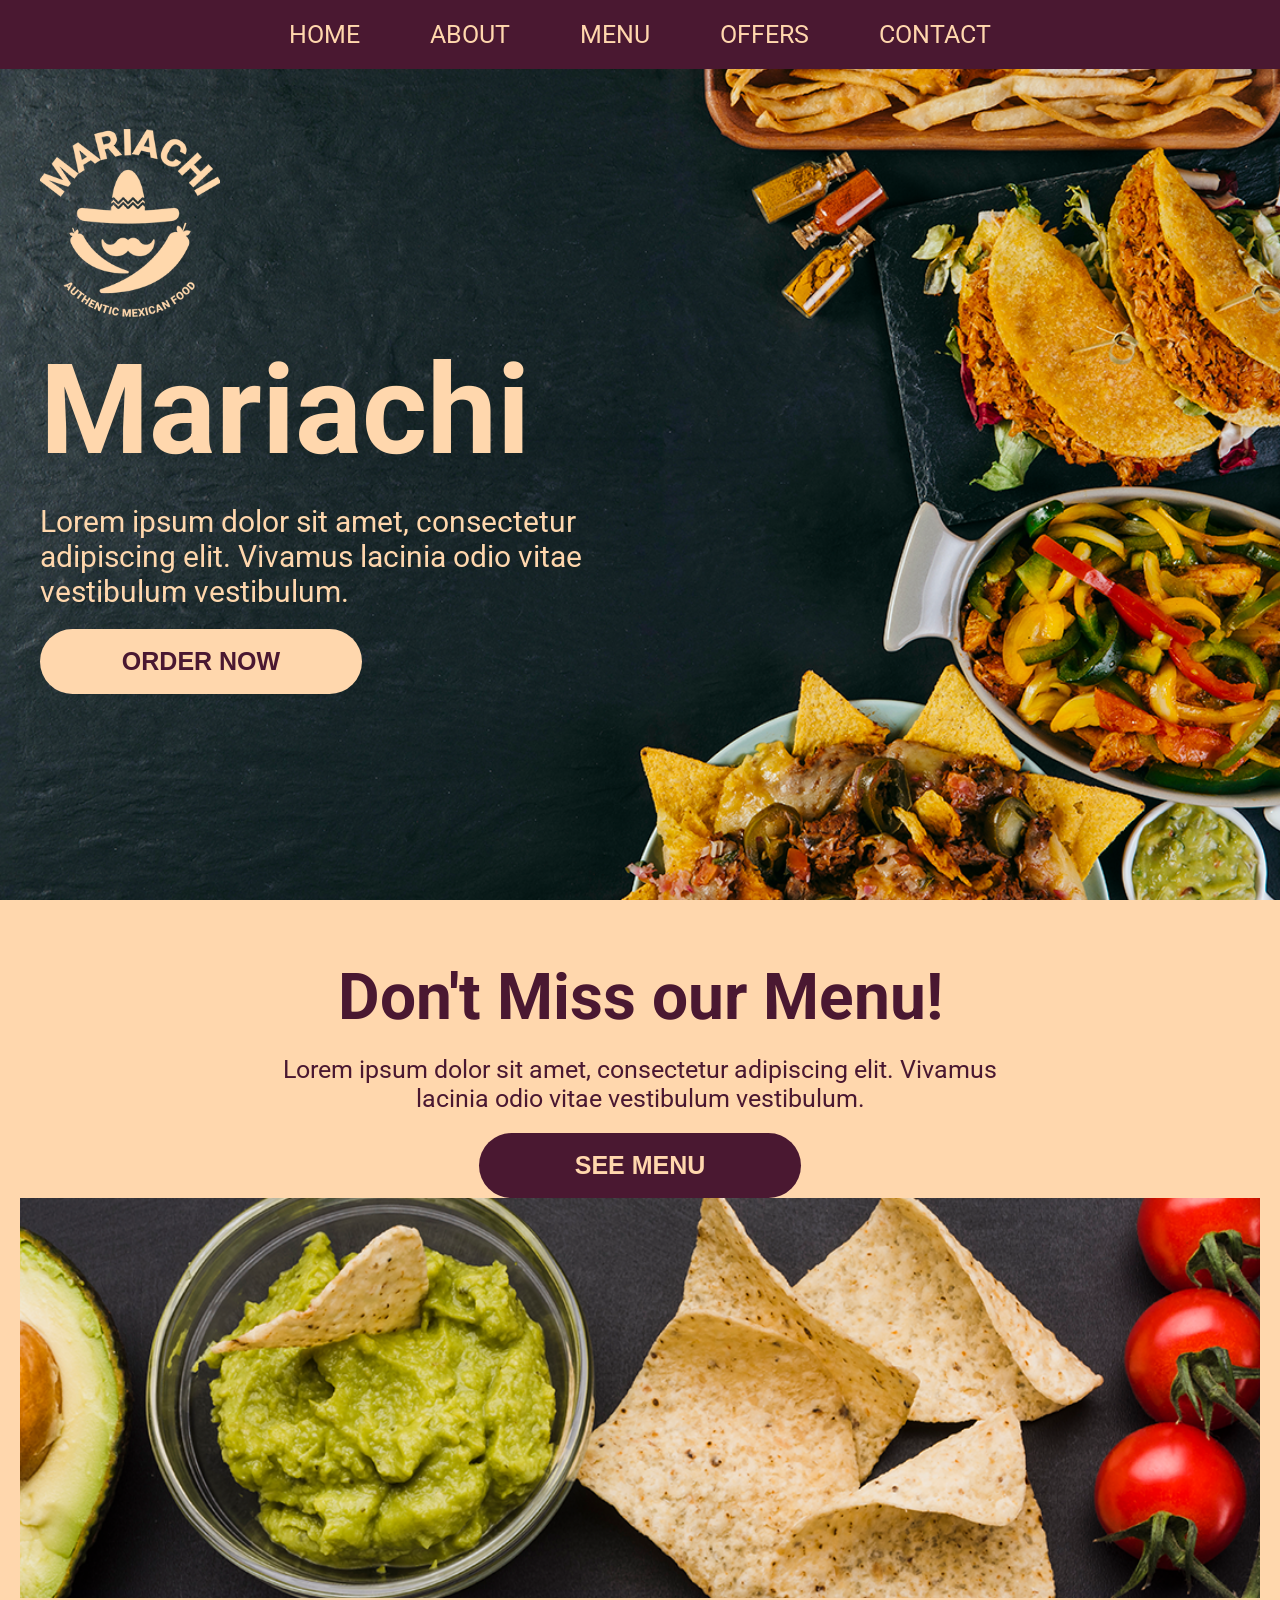
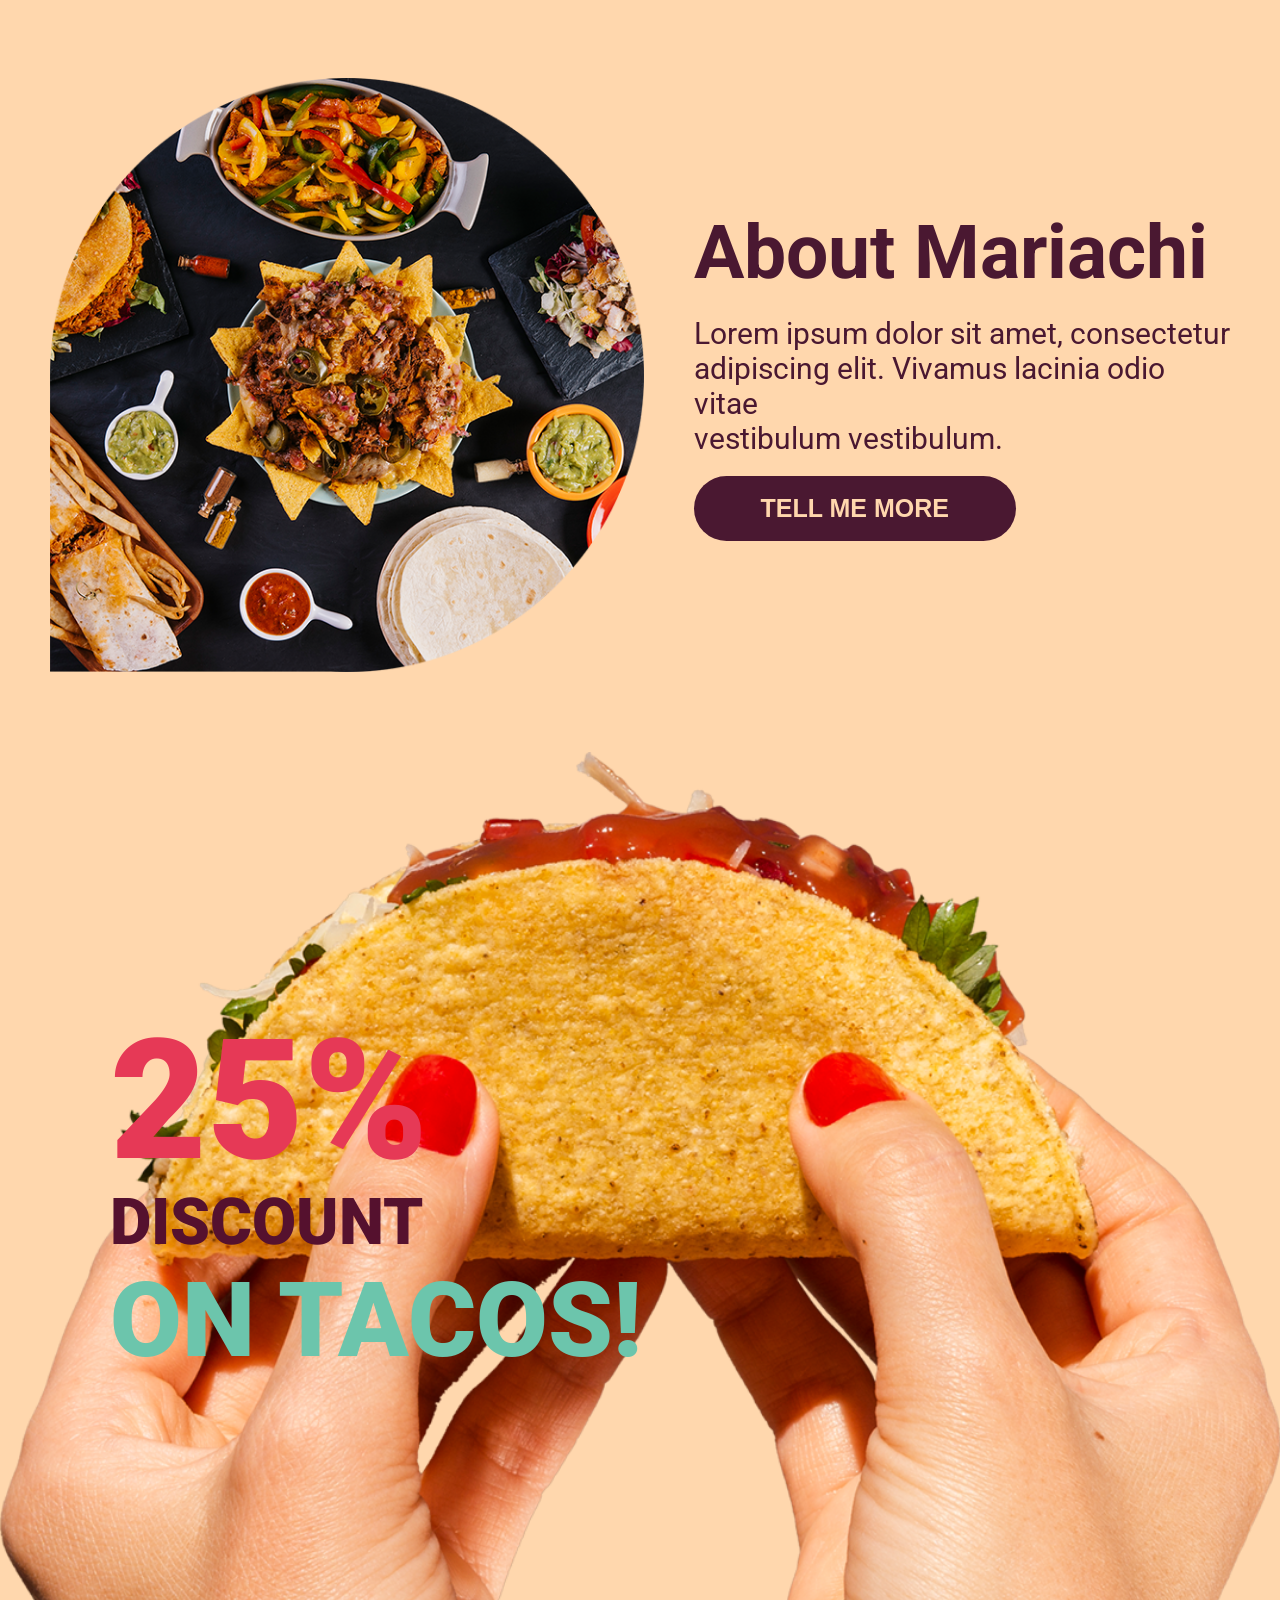
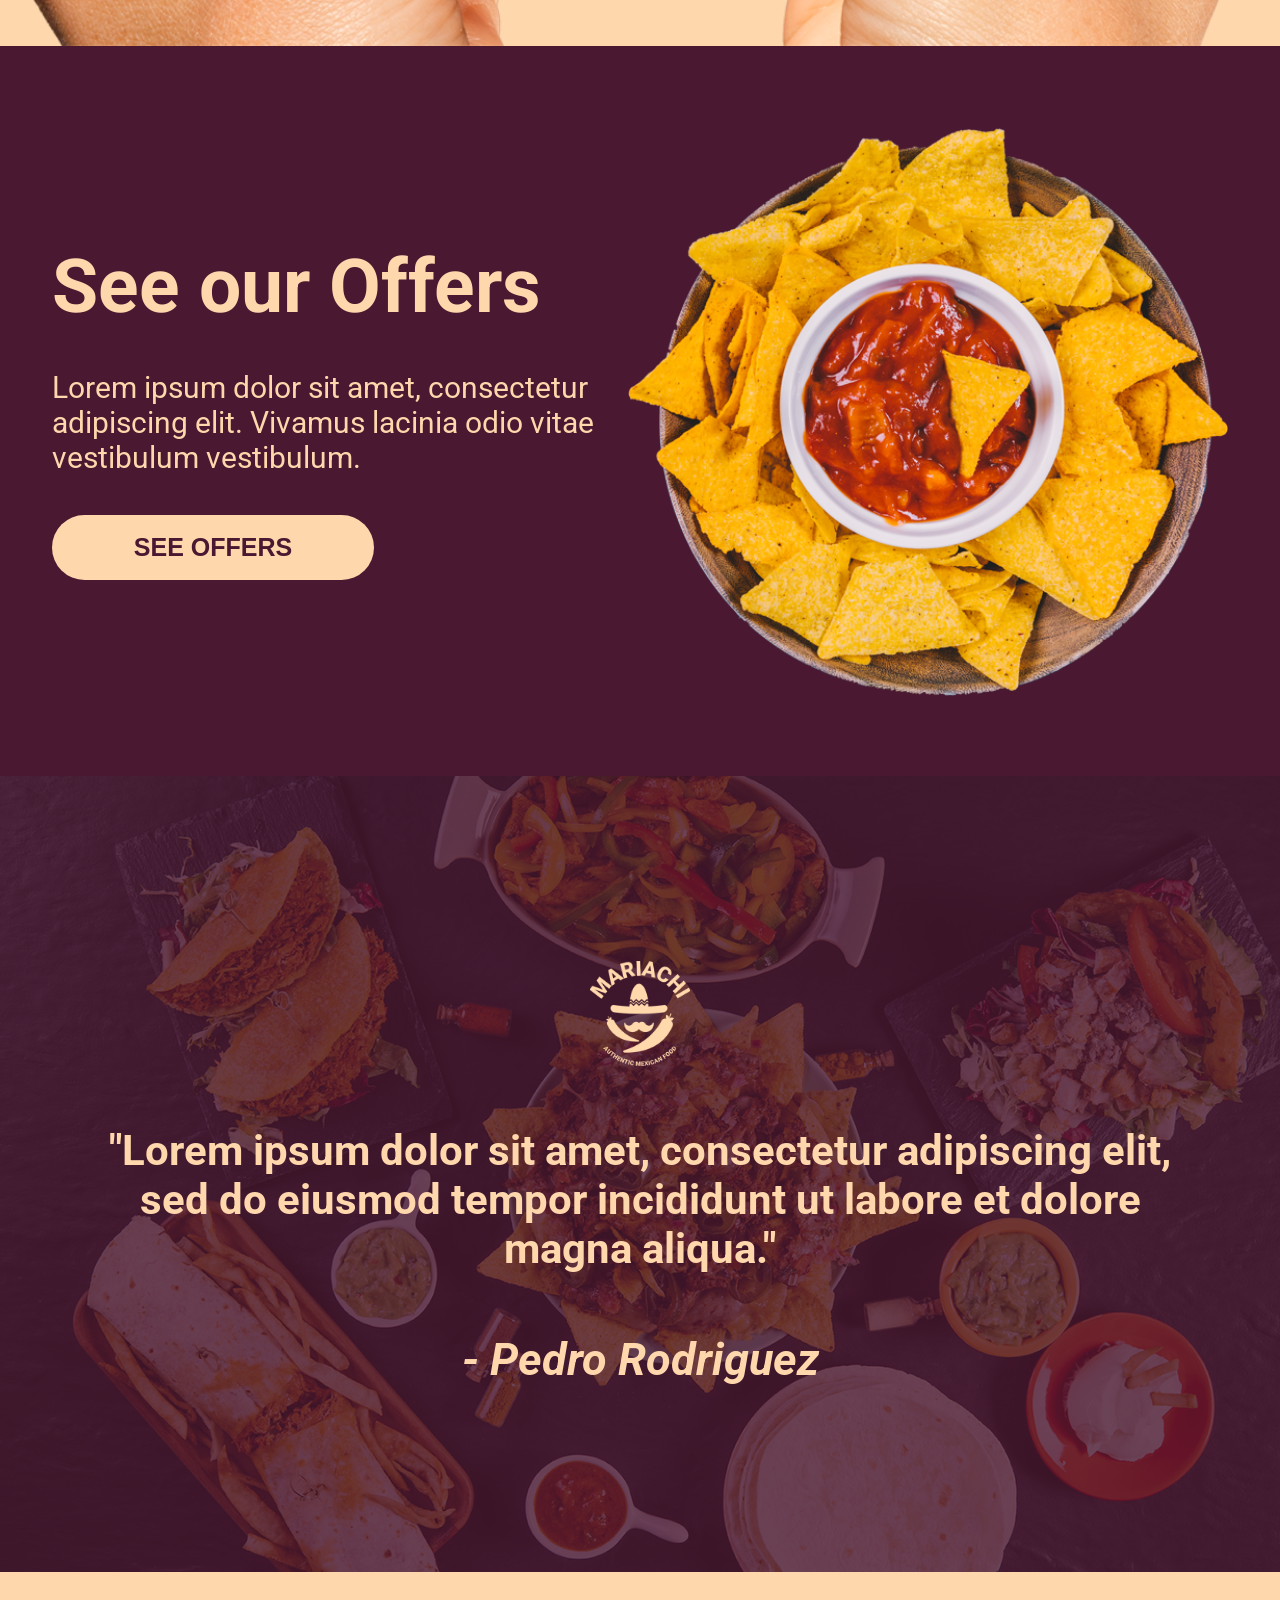
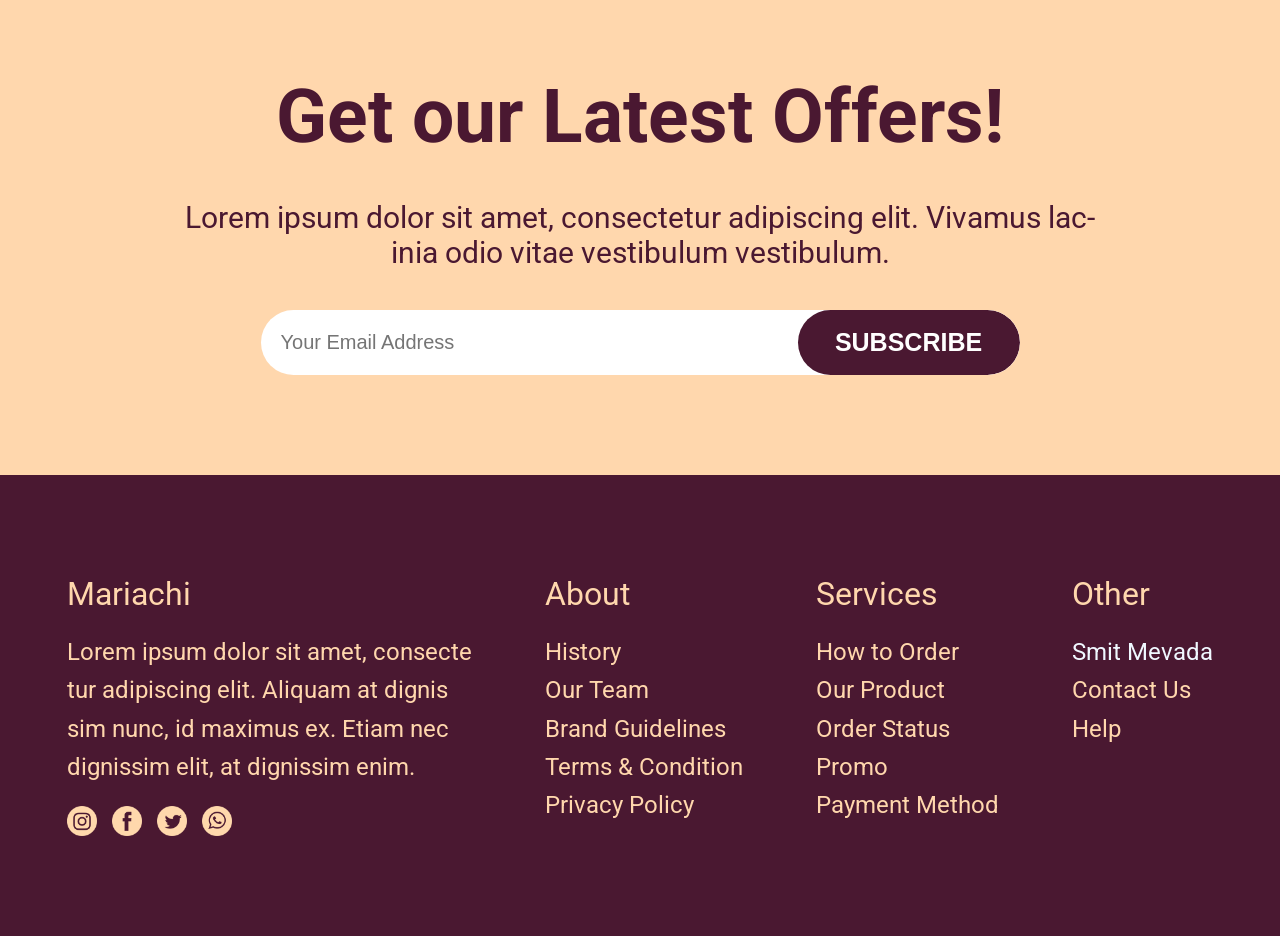
<file: Mariachi Mexican Restaurant Website/index.html>
<!DOCTYPE html>
<html lang="en">

<head>
    <meta charset="UTF-8">
    <meta name="viewport" content="width=device-width, initial-scale=1.0">
    <meta http-equiv="X-UA-Compatible" content="ie=edge">
    <link rel="shortcut icon" href="./images/logo.png" type="image/x-icon">
    <title>Mariachi | Authentic Mexican Restaurant & Premium Tacos</title>
    <meta name="description" content="Craving authentic Mexican flavors? Visit Mariachi for the best tacos, fresh nachos, and exclusive dining offers. Order online or view our menu today!">
    <meta name="keywords" content="Mariachi, Mexican restaurant, best tacos, nachos, Mexican food online, taco discount, food delivery">
    <meta name="robots" content="index, follow">
    <meta name="author" content="Mariachi Restaurant">
    
    <link rel="canonical" href="https://mariachirestaurant.netlify.app/">

    <meta property="og:type" content="website">
    <meta property="og:url" content="https://mariachirestaurant.netlify.app/">
    <meta property="og:title" content="Mariachi | Authentic Mexican Restaurant & Premium Tacos">
    <meta property="og:description" content="Craving authentic Mexican flavors? Visit Mariachi for the best tacos, fresh nachos, and exclusive dining offers.">
    <meta property="og:image" content="https://mariachirestaurant.netlify.app/images/logo.png">

    <meta property="twitter:card" content="summary_large_image">
    <meta property="twitter:url" content="https://mariachirestaurant.netlify.app/">
    <meta property="twitter:title" content="Mariachi | Authentic Mexican Restaurant & Premium Tacos">
    <meta property="twitter:description" content="Craving authentic Mexican flavors? Visit Mariachi for the best tacos, fresh nachos, and exclusive dining offers.">
    <meta property="twitter:image" content="https://mariachirestaurant.netlify.app/images/logo.png">

    <link rel="preconnect" href="https://fonts.googleapis.com">
    <link rel="preconnect" href="https://fonts.gstatic.com" crossorigin>
    <link href="https://fonts.googleapis.com/css2?family=Roboto:wght@400;700;900&display=swap" rel="stylesheet">
    
    <link rel="stylesheet" href="style.css">
</head>

<body>

    <div class="loader-wrapper">
        <div class="unique-ripple-loader">
            <div></div>
            <div></div>
        </div>
    </div>

    <header class="section1">
        <nav class="nav">
            <div class="nav-list">
                <ul>
                    <li class="list1"><a href="#">HOME</a></li>
                    <li class="list2"><a href="#">ABOUT</a></li>
                    <li class="list3"><a href="#seemanu">MENU</a></li>
                    <li class="list4"><a href="#sec5">OFFERS</a></li>
                    <li class="list5"><a href="#contact">CONTACT</a></li>
                </ul>
            </div>
        </nav>

        <div class="sec1-content1">
            <div class="sec1-c1logo"><img src="./images/logo.png" alt="Mariachi Restaurant Logo" width="180" height="150"></div>
            <h1 class="sec1-c1para1">Mariachi</h1>
            <p class="sec1-c1para2">Lorem ipsum dolor sit amet, consectetur <br>adipiscing elit. Vivamus lacinia odio vitae <br>vestibulum vestibulum.</p>
            <div class="sec1-c1btn"><button><a href="#sec5">Order Now</a></button></div>
        </div>
    </header>

    <section class="section2" id="seemanu">
        <div class="sec2-maincontain1">
            <div class="sec2-content1">
                <h2 class="sec2-c1para1">Don't Miss our Menu!</h2>
                <p class="sec2-c1para2">Lorem ipsum dolor sit amet, consectetur adipiscing elit. Vivamus <br>lacinia odio vitae vestibulum vestibulum.</p>
                <div class="sec2-c1btn"><button><a href="#seemanu">SEE MENU</a></button></div>
            </div>
            <div class="sec2-content2">
                <div class="sec2c2-img"><img src="./images/sec2 image.png" alt="Delicious Mexican dishes from our menu" width="1200" height="400" loading="lazy"></div>
            </div>
        </div>
        
        <div class="sec2-maincontain2">
            <div class="sec2-m2imgmain">
                <div class="sec2-m2img"><img src="./images/section3image.png" alt="Interior and vibe of Mariachi Restaurant" width="600" height="450" loading="lazy"></div>
            </div>
            <div class="sec2-m2txtmain">
                <h2 class="sec2-m2tpara1">About Mariachi</h2>
                <p class="sec2-m2tpara2">Lorem ipsum dolor sit amet, consectetur <br>adipiscing elit. Vivamus lacinia odio vitae <br>vestibulum vestibulum.</p>
                <div class="sec2-m2tbtn"><button><a href="#">Tell me more</a></button></div>
            </div>
        </div>

        <div class="sec2-maincontain3">
            <div class="sec2-m3txtmain">
                <div class="sec2-m3tpara1">25%</div>
                <div class="sec2-m3tpara2">discount</div>
                <div class="sec2-m3tpara3">on tacos!</div>
            </div>
            <div class="sec2-m3img"><img src="./images/section 4 background image.png" alt="Freshly prepared beef and chicken tacos discount special" width="1400" height="600" loading="lazy"></div>
        </div>
    </section>

    <section class="section3">
        <div class="sec3-content1">
            <h2 class="sec3-c1para1">See our Offers</h2>
            <p class="sec3-c1para2">Lorem ipsum dolor sit amet, consectetur <br>adipiscing elit. Vivamus lacinia odio vitae <br>vestibulum vestibulum.</p>
            <div class="sec3-c1btn"><button><a href="#sec5">SEE OFFERS</a></button></div>
        </div>
        <div class="sec3-content2">
            <div class="sec3-c1img"><img src="./images/section5 image.png" alt="Crispy Mexican Nachos with cheese sauce platter" width="600" height="450" loading="lazy"></div>
        </div>
    </section>

    <section class="section4">
        <div class="sec4-bg">
            <div class="sec4-maincon1">
                <div class="sec4-logo"><img src="./images/logo.png" alt="Mariachi Icon" width="100" height="90" loading="lazy"></div>
                <blockquote class="sec4-para1">"Lorem ipsum dolor sit amet, consectetur adipiscing elit, <br>sed do eiusmod tempor incididunt ut labore et dolore <br>magna aliqua."</blockquote>
                <cite class="sec4-para2">- Pedro Rodriguez</cite>
            </div>
        </div>
    </section>

    <section class="section5" id="sec5">
        <h2 class="sec5-para1">Get our Latest Offers!</h2>
        <p class="sec5-para2">Lorem ipsum dolor sit amet, consectetur adipiscing elit. Vivamus lac- <br>inia odio vitae vestibulum vestibulum.</p>
        <form class="sec5-searchbar" action="#" method="POST" onsubmit="event.preventDefault(); alert('Subscribed successfully!');">
            <div class="sec5-input"><input type="email" placeholder="Your Email Address" required aria-label="Email Address"></div>
            <div class="sec5-btn"><button type="submit">Subscribe</button></div>
        </form>
    </section>

    <footer id="contact">
        <div class="section6">
            <div class="content1">
                <div class="sec6-c1main">
                    <div class="sec6-c1tite">Mariachi</div>
                    <p class="sec6-c1para">Lorem ipsum dolor sit amet, consecte<br>tur adipiscing elit. Aliquam at dignis<br>sim nunc, id maximus ex. Etiam nec<br>dignissim elit, at dignissim enim.</p>
                </div>
                <div class="sec6-c1icon">
                    <a href="https://instagram.com" target="_blank" rel="noopener" aria-label="Follow us on Instagram"><img src="./images/Instagram1.png" alt="Instagram" width="30" height="30" loading="lazy"></a>
                    <a href="https://facebook.com" target="_blank" rel="noopener" aria-label="Follow us on Facebook"><img src="./images/Facebook.png" alt="Facebook" width="30" height="30" loading="lazy"></a>
                    <a href="https://twitter.com" target="_blank" rel="noopener" aria-label="Follow us on Twitter"><img src="./images/Twitter.png" alt="Twitter" width="30" height="30" loading="lazy"></a>
                    <a href="https://whatsapp.com" target="_blank" rel="noopener" aria-label="Contact us on WhatsApp"><img src="./images/WhatsApp.png" alt="WhatsApp" width="30" height="30" loading="lazy"></a>
                </div>
            </div>
            <div class="content2">
                <div class="sec6-c2main">
                    <div class="sec6-c2tite">About</div>
                </div>
                <div class="sec6-c2list">
                    <ul>
                        <li><a href="#">History</a></li>
                        <li><a href="#">Our Team</a></li>
                        <li><a href="#">Brand Guidelines</a></li>
                        <li><a href="#">Terms & Condition</a></li>
                        <li><a href="#">Privacy Policy</a></li>
                    </ul>
                </div>
            </div>
            <div class="content3">
                <div class="sec6-c3main">
                    <div class="sec6-c3tite">Services</div>
                </div>
                <div class="sec6-c3list">
                    <ul>
                        <li><a href="#">How to Order</a></li>
                        <li><a href="#">Our Product</a></li>
                        <li><a href="#">Order Status</a></li>
                        <li><a href="#">Promo</a></li>
                        <li><a href="#">Payment Method</a></li>
                    </ul>
                </div>
            </div>
            <div class="content4">
                <div class="sec6-c4main">
                    <div class="sec6-c4tite">Other</div>
                </div>
                <div class="sec6-c4list">
                    <ul>
                        <li><a href="https://www.behance.net/smitmevada07" target="_blank" style="color:aliceblue">Smit Mevada</a></li>
                        <li><a href="#">Contact Us</a></li>
                        <li><a href="#">Help</a></li>
                    </ul>
                </div>
            </div>
        </div>
    </footer>
     
    <script>
        window.addEventListener('load', function () {
            const loader = document.querySelector('.loader-wrapper');
            loader.classList.add('fade-out');
            setTimeout(() => {
                loader.style.display = 'none';
            }, 500);
        });
    </script>
</body>

</html>
</file>
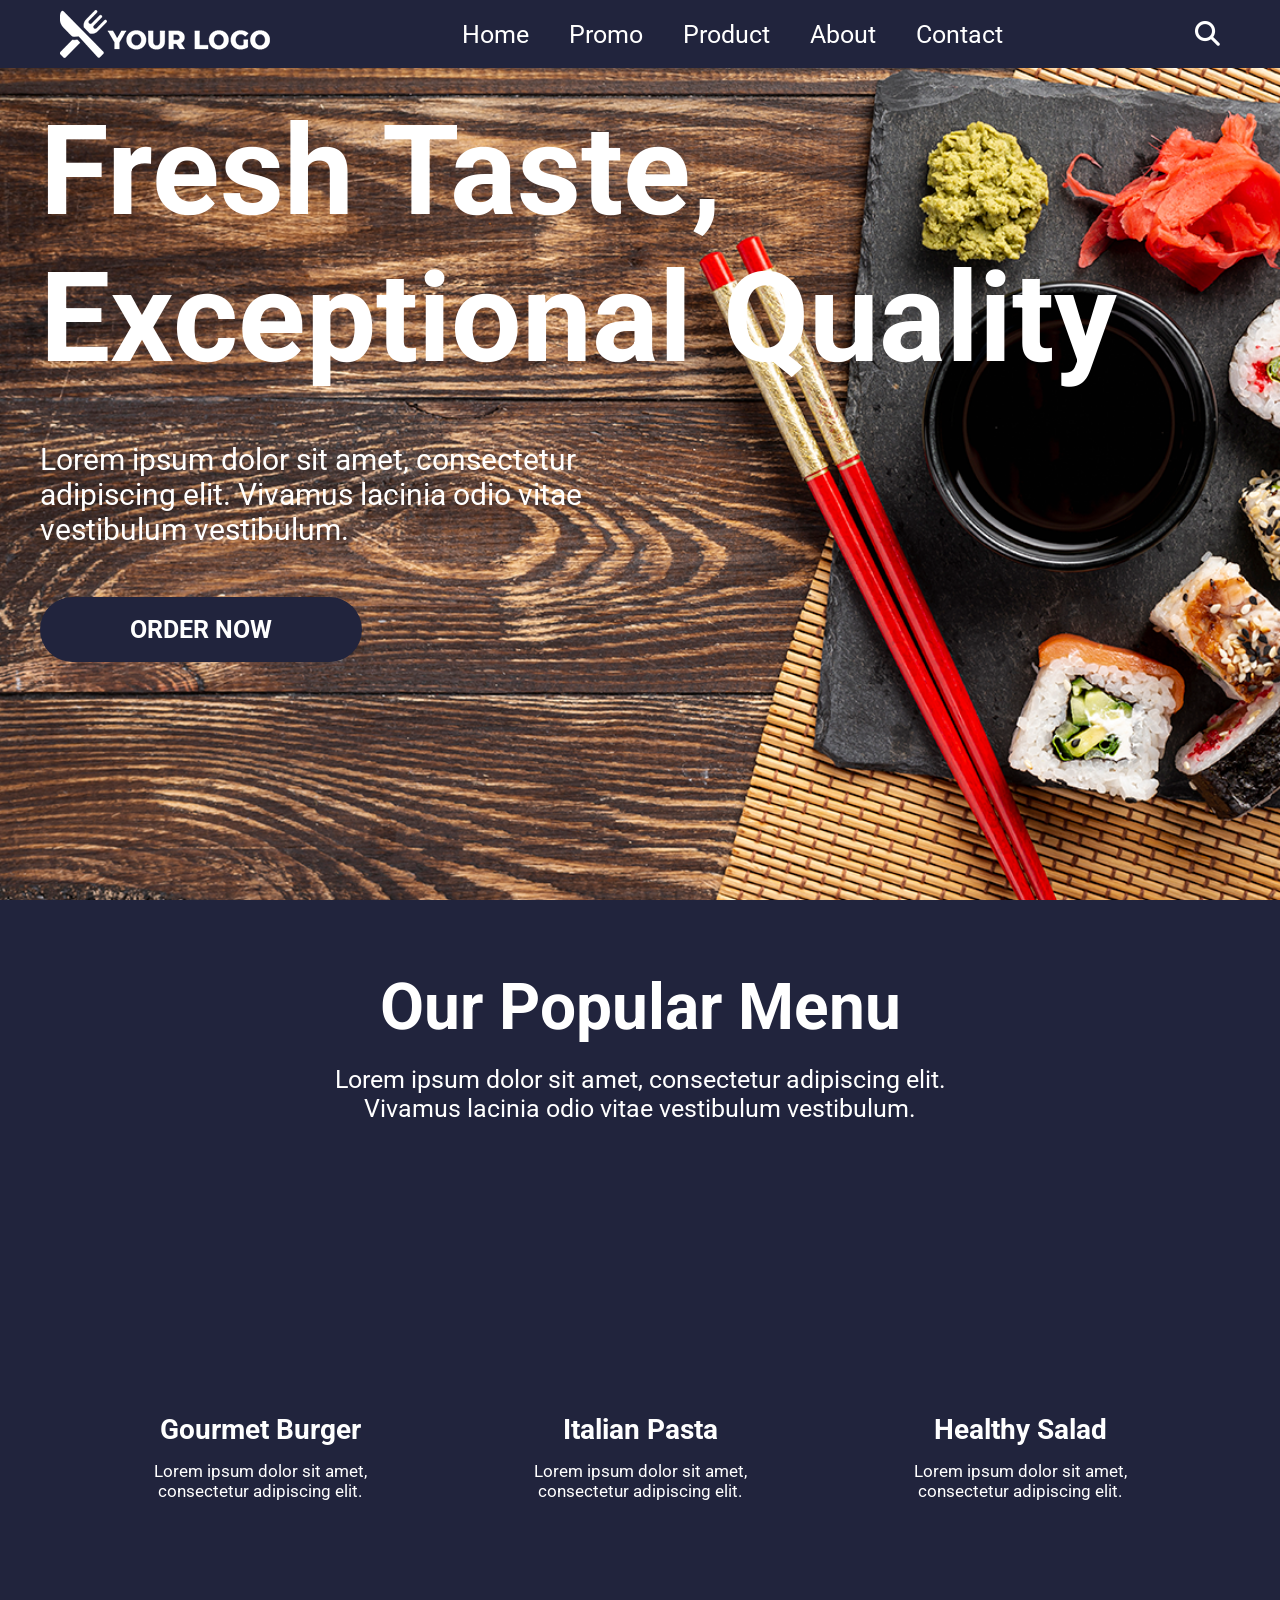
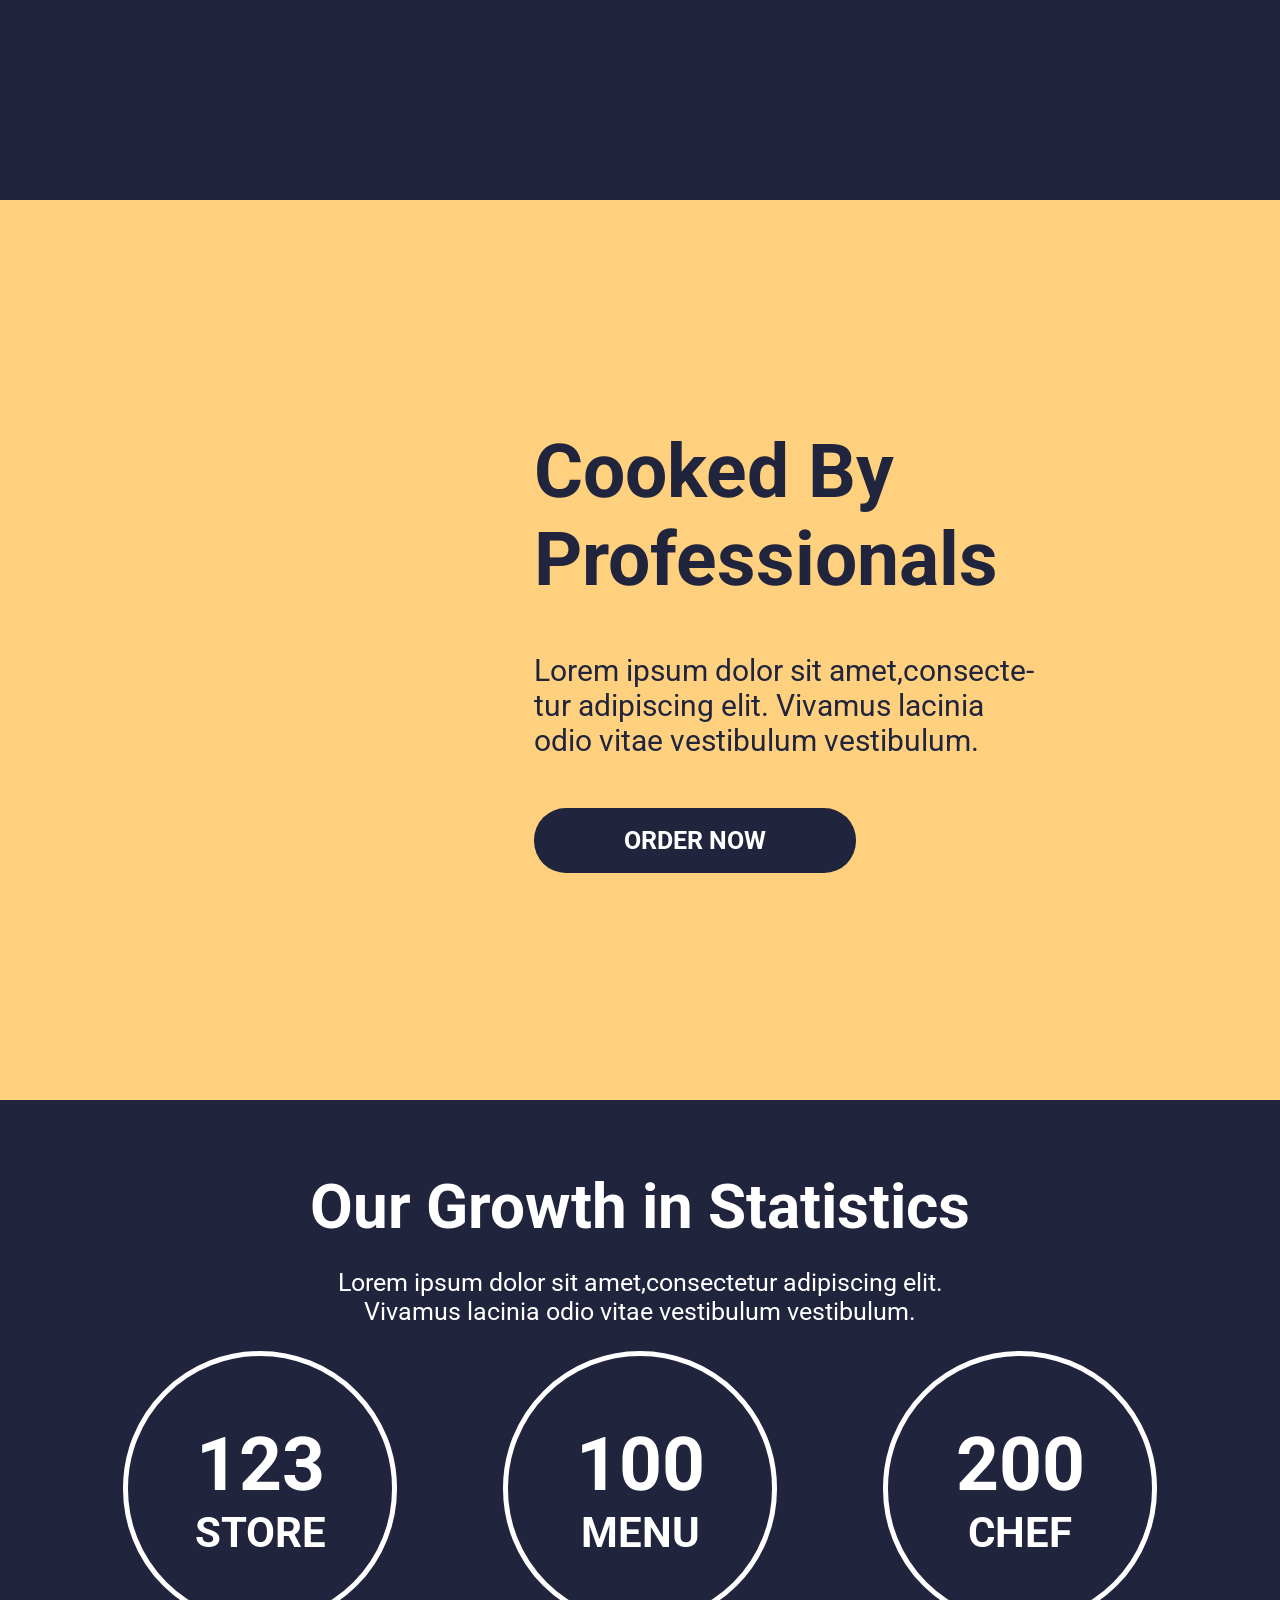
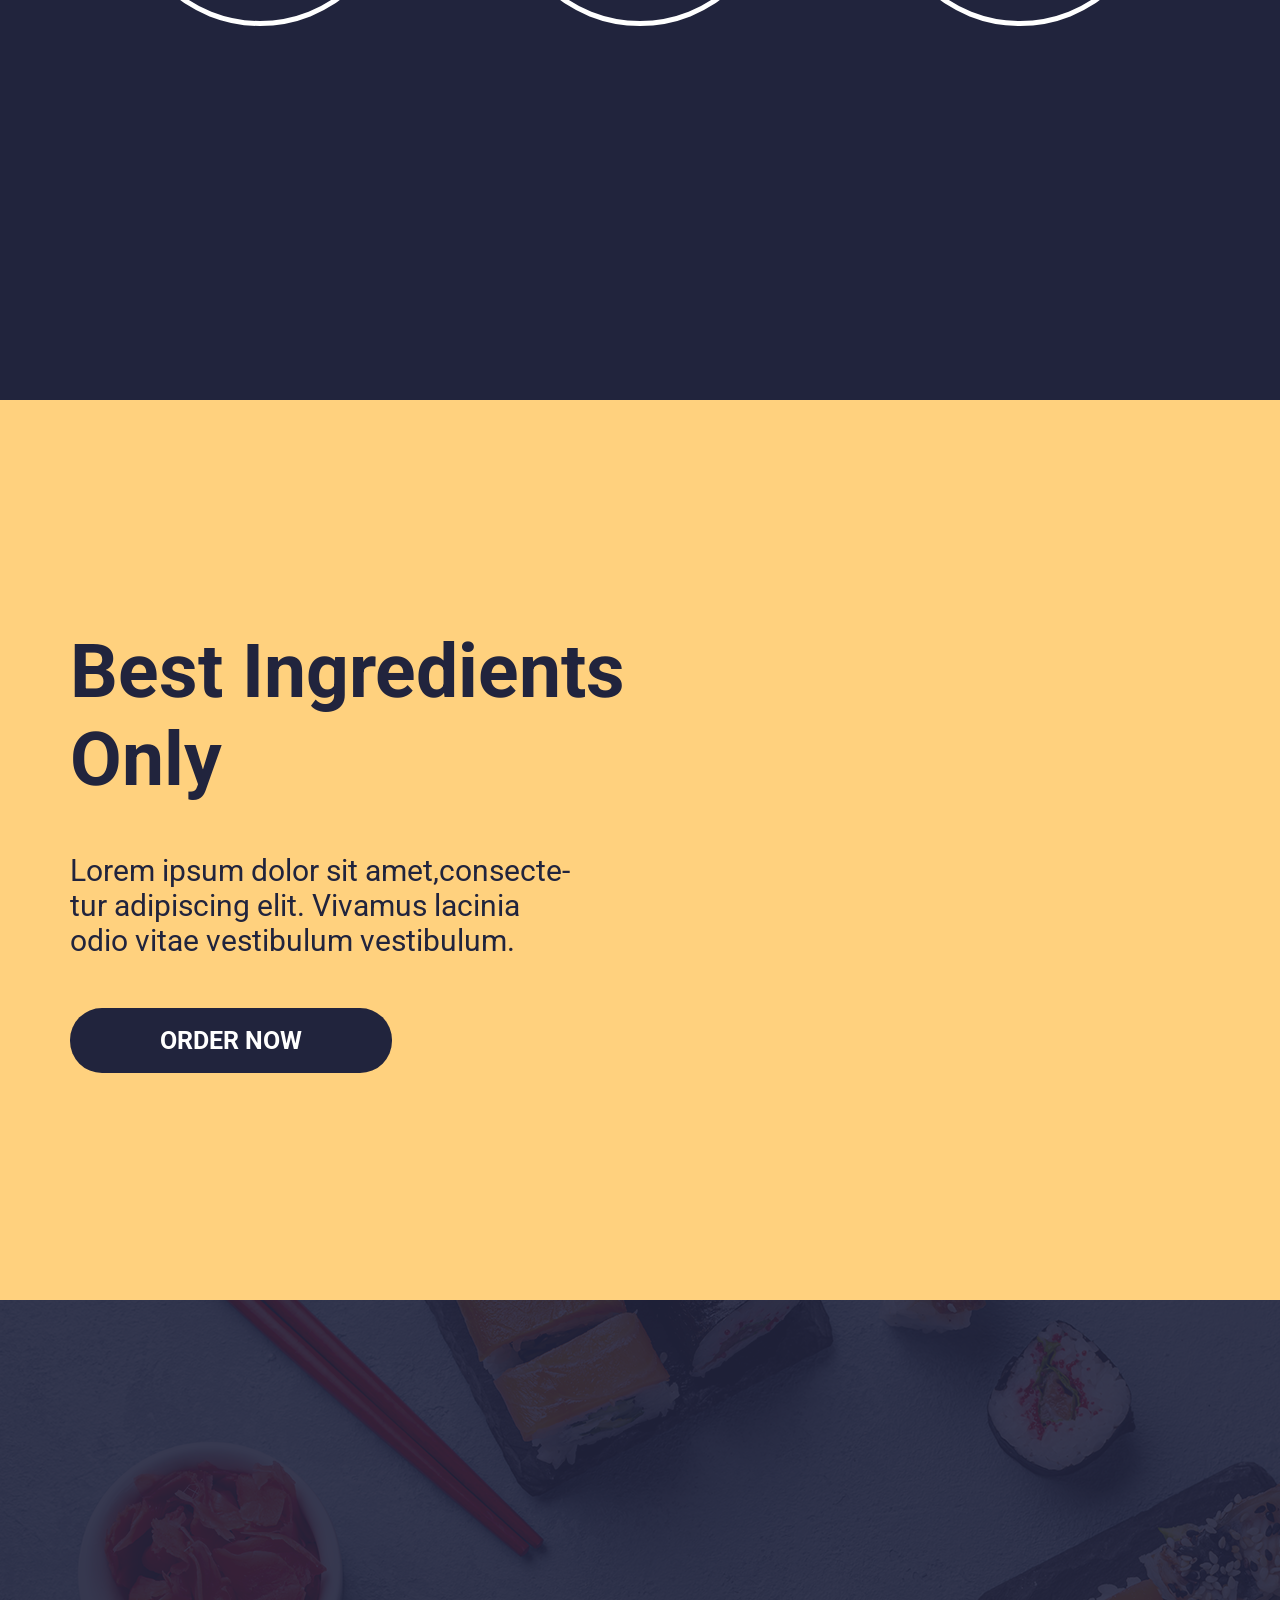
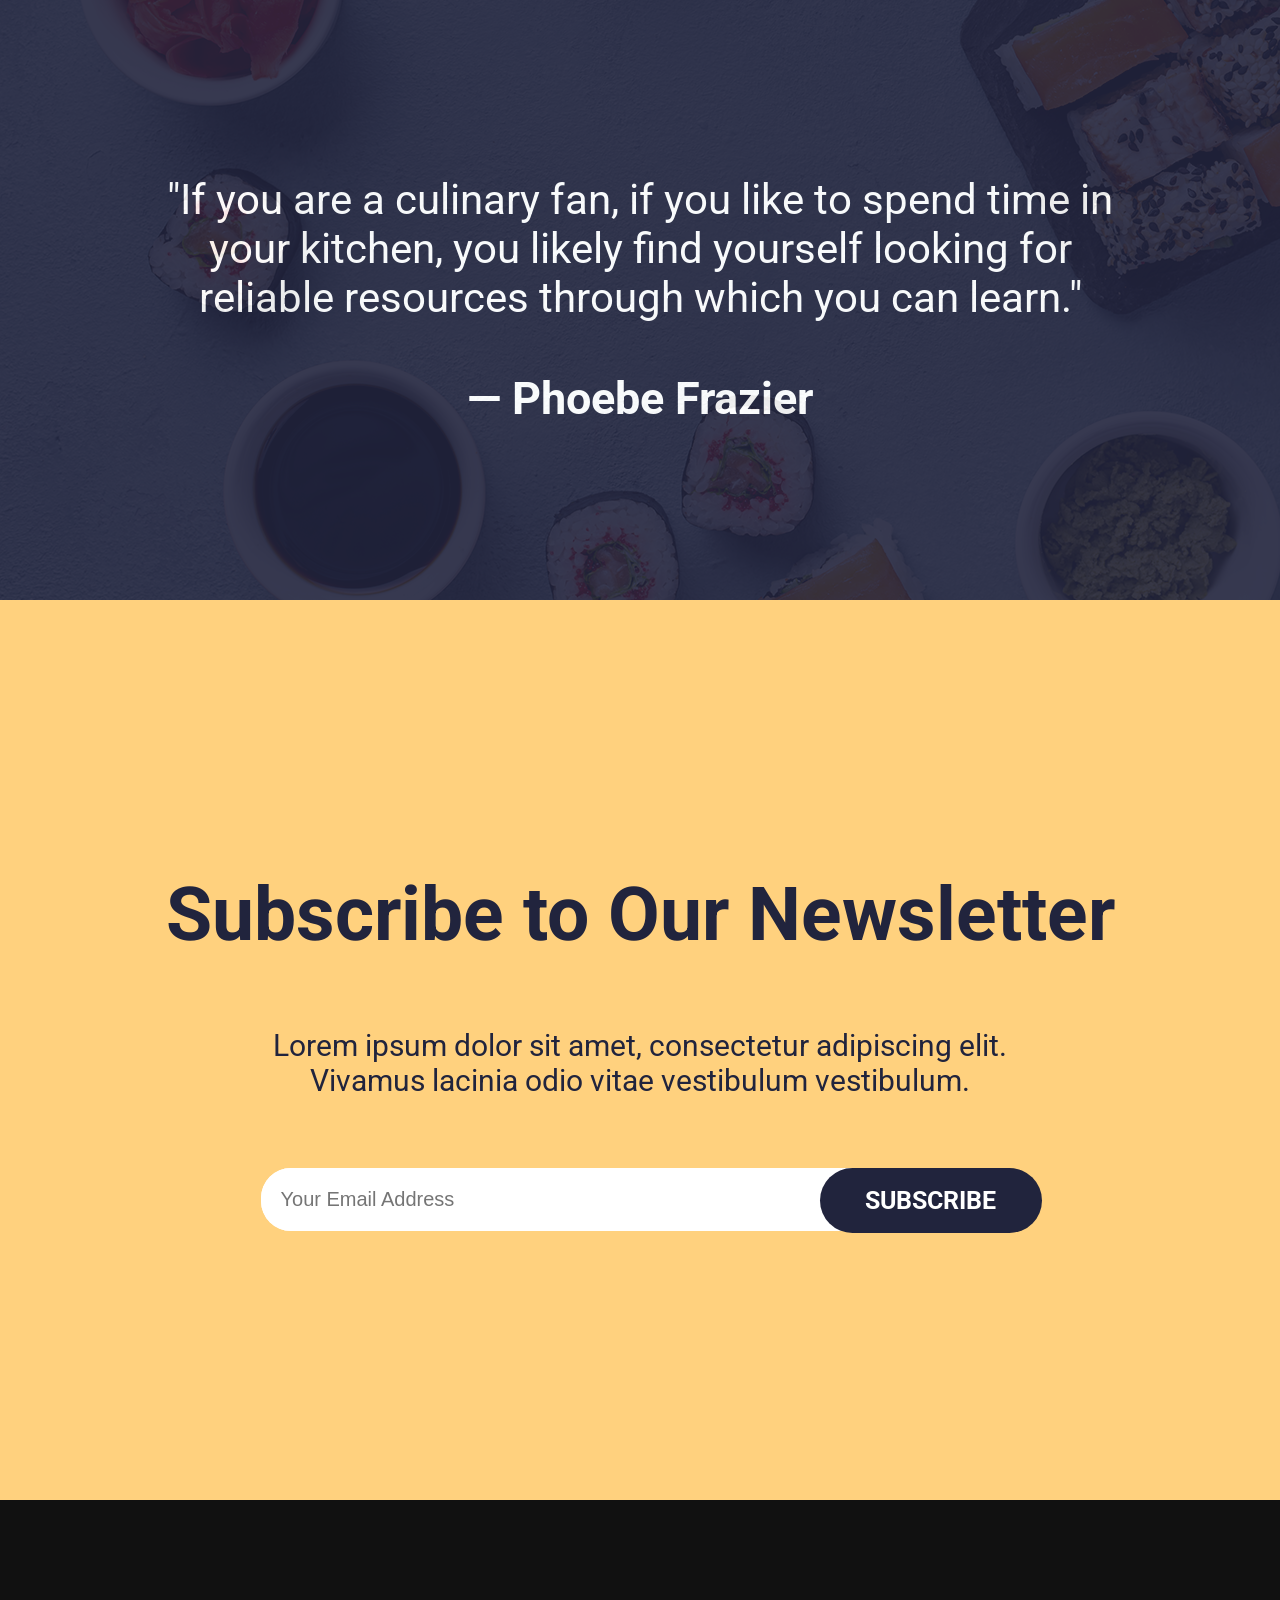
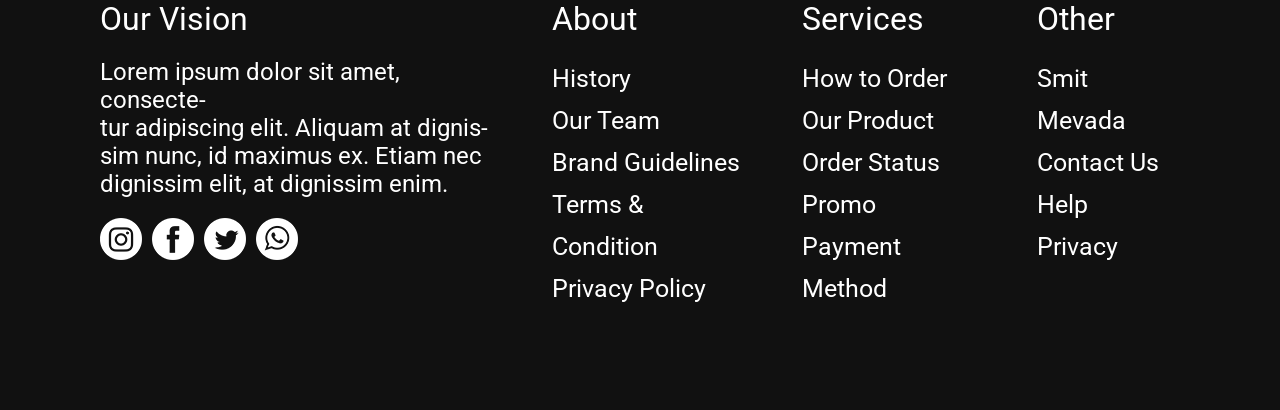
<file: sushi-concept-website/index.html>
<!DOCTYPE html>
<html lang="en">

<head>
    <meta charset="UTF-8">
    <meta name="viewport" content="width=device-width, initial-scale=1.0">
    
    <title>Gourmet Delights | Premium Culinary Experience & Online Ordering</title>
    <meta name="description" content="Explore our popular culinary menu, handcrafted by expert chefs. Order online today for fresh, delicious meals delivered straight to your door.">
    <meta name="keywords" content="restaurant, online food ordering, gourmet chef, popular menu, food delivery, culinary delights">
    <meta name="author" content="sushi concept website by smit mevada">
    <meta name="robots" content="index, follow">

    <meta property="og:type" content="website">
    <meta property="og:url" content="https://sushi-concept-website.netlify.app">
    <meta property="og:title" content="Gourmet Delights | Premium Culinary Experience & Online Ordering">
    <meta property="og:description" content="Explore our popular culinary menu, handcrafted by expert chefs. Order online today!">
    <meta property="og:image" content="https://sushi-concept-website.netlify.app/image/sec6-bgimg.png">

    <meta property="twitter:card" content="summary_large_image">
    <meta property="twitter:url" content="https://sushi-concept-website.netlify.app">
    <meta property="twitter:title" content="Gourmet Delights | Premium Culinary Experience & Online Ordering">
    <meta property="twitter:description" content="Explore our popular culinary menu, handcrafted by expert chefs. Order online today!">
    <meta property="twitter:image" content="https://sushi-concept-website.netlify.app/image/Twitter.png">

    <link rel="icon" type="image/x-icon" href="./image/favicon.png">
    <link href="https://unpkg.com/aos@2.3.1/dist/aos.css" rel="stylesheet">
    <link rel="stylesheet" href="https://cdnjs.cloudflare.com/ajax/libs/font-awesome/6.6.0/css/all.min.css"
        integrity="sha512-Kc323vGBEqzTmouAECnVceyQqyqdsSiqLQISBL29aUW4U/M7pSPA/gEUZQqv1cwx4OnYxTxve5UMg5GT6L4JJg=="
        crossorigin="anonymous" referrerpolicy="no-referrer" />
    
    <link rel="preconnect" href="https://fonts.googleapis.com">
    <link rel="preconnect" href="https://fonts.gstatic.com" crossorigin>
    <link href="https://fonts.googleapis.com/css2?family=Roboto:wght@400;700&display=swap" rel="stylesheet">
    
    <link rel="stylesheet" href="style.css">
    <link rel="stylesheet" href="mediaquary.css">
</head>

<body>

    <div id="preloader">
        <div class="loader-spinner"></div>
    </div>

    <header class="section1">
        <nav class="navbar" aria-label="Main Navigation">
            <div class="nav-logo">
                <img src="./image/logo.png" alt="Gourmet Delights Corporate Logo">
            </div>
            <div class="nav-list">
                <ul>
                    <li><a href="#home">Home</a></li>
                    <li><a href="#promo">Promo</a></li>
                    <li><a href="#product">Product</a></li>
                    <li><a href="#about">About</a></li>
                    <li><a href="#contact">Contact</a></li>
                </ul>
            </div>
            <div class="search-icon" role="button" aria-label="Search Site">
                <i class="fa-solid fa-magnifying-glass" aria-hidden="true"></i>
            </div>
        </nav>
        
        <div class="sec1-content1">
            <h1 class="sec1-title">Fresh Taste, <br>Exceptional Quality</h1>
            <p class="sec1-para2">Lorem ipsum dolor sit amet, consectetur <br>
                adipiscing elit. Vivamus lacinia odio vitae <br>
                vestibulum vestibulum. </p>
            <div class="sec1-btn">
                <button type="button"><a href="#order">Order Now</a></button>
            </div>
        </div>
    </header>

    <main>
        <section class="section2" id="product">
            <h2 class="sec2-title1">Our Popular Menu</h2>
            <p class="sec2-para1">Lorem ipsum dolor sit amet, consectetur adipiscing elit. <br>
                Vivamus lacinia odio vitae vestibulum vestibulum. </p>
            <div class="sec2imag-main">
                <div class="sec2-imgmain">
                    <div class="sec2-img1" data-aos="fade-right">
                        <img src="./image/section-3-img.png" alt="Delicious signature dish item 1">
                    </div>
                    <div class="sec2-pmain">
                        <div class="sec2-para2">Gourmet Burger</div>
                        <p class="sec2-para3">Lorem ipsum dolor sit amet,<br>consectetur adipiscing elit.</p>
                    </div>
                </div>
                <div class="sec2-imgmain">
                    <div class="sec2-img1" data-aos="fade-down">
                        <img src="./image/section-5-img.png" alt="Freshly prepared culinary item 2">
                    </div>
                    <div class="sec2-pmain">
                        <div class="sec2-para2">Italian Pasta</div>
                        <p class="sec2-para3">Lorem ipsum dolor sit amet,<br>consectetur adipiscing elit.</p>
                    </div>
                </div>
                <div class="sec2-imgmain">
                    <div class="sec2-img1" data-aos="fade-left">
                        <img src="./image/sec3 imag3.png" alt="Special house salad item 3">
                    </div>
                    <div class="sec2-pmain">
                        <div class="sec2-para2">Healthy Salad</div>
                        <p class="sec2-para3">Lorem ipsum dolor sit amet,<br>consectetur adipiscing elit.</p>
                    </div>
                </div>
            </div>
        </section>

        <section class="section3" id="about">
            <div class="sec3-content1">
                <div class="imgbg">
                    <div class="sec3-image" data-aos="fade-up-right">
                        <img src="./image/section-3img.png" alt="Our premium kitchen layout and fresh ingredients">
                    </div>
                </div>
            </div>
            <div class="sec3-content2">
                <h2 class="sec3-title1">Cooked By Professionals</h2>
                <p class="sec3-para1">Lorem ipsum dolor sit amet,consecte-<br>
                    tur adipiscing elit. Vivamus lacinia <br>
                    odio vitae vestibulum vestibulum.</p>
                <div class="sec3-btn">
                    <button type="button"><a href="#order">Order Now</a></button>
                </div>
            </div>
        </section>

        <section class="section4">
            <h2 class="sec4-title1">Our Growth in Statistics</h2>
            <p class="sec4-para1">Lorem ipsum dolor sit amet,consectetur adipiscing elit. <br>
                Vivamus lacinia odio vitae vestibulum vestibulum. </p>
            <div class="sec4-imgmain">
                <div class="sec4-bg">
                    <div class="sec4-tpara1">123</div>
                    <div class="sec4-tpara2">STORE</div>
                </div>
                <div class="sec4-bg">
                    <div class="sec4-tpara1">100</div>
                    <div class="sec4-tpara2">MENU</div>
                </div>
                <div class="sec4-bg">
                    <div class="sec4-tpara1">200</div>
                    <div class="sec4-tpara2">CHEF</div>
                </div>
            </div>
        </section>

        <section class="section5" id="promo">
            <div class="sec5-content2">
                <h2 class="sec5-title1">Best Ingredients Only</h2>
                <p class="sec5-para1">Lorem ipsum dolor sit amet,consecte-<br>
                    tur adipiscing elit. Vivamus lacinia <br>
                    odio vitae vestibulum vestibulum. </p>
                <div class="sec5-btn">
                    <button type="button"><a href="#order">Order Now</a></button>
                </div>
            </div>
            <div class="sec5-content1">
                <div class="imgbg">
                    <div class="sec5-image" data-aos="fade-up-left">
                        <img src="./image/section-5img.png" alt="Organic vegetables sourced directly from local farms">
                    </div>
                </div>
            </div>
        </section>

        <section class="section6">
            <div class="sec6-con1">
                <div class="sec6-img" data-aos="zoom-out-up">
                    <img src="./image/section6-charcter img.png" alt="Customer Phoebe Frazier smiling while dining">
                </div>
                <blockquote class="sec6-para1">"If you are a culinary fan, if you like to spend time in <br> your kitchen, you
                    likely find yourself looking for <br> reliable resources through which you can learn."</blockquote>
                <div class="sec6-para2">— Phoebe Frazier</div>
            </div>
        </section>

        <section class="section7" id="contact">
            <h2 class="sec7-para1">Subscribe to Our Newsletter</h2>
            <p class="sec7-para2">Lorem ipsum dolor sit amet, consectetur adipiscing elit. <br>
                Vivamus lacinia odio vitae vestibulum vestibulum. </p>
            <form class="sec7-searchbar" action="#" method="POST">
                <div class="sec7-input">
                    <input type="email" name="email" id="subscriber-email" placeholder="Your Email Address" required aria-label="Email Address">
                </div>
                <div class="sec7-btn">
                    <button type="submit"><a href="#">Subscribe</a></button>
                </div>
            </form>
        </section>
    </main>

    <footer>
        <div class="section8">
            <div class="content1">
                <div class="sec8-c1main">
                    <div class="sec8-c1title">Our Vision</div>
                    <p class="sec8-c1para">Lorem ipsum dolor sit amet, consecte- <br>
                        tur adipiscing elit. Aliquam at dignis- <br>
                        sim nunc, id maximus ex. Etiam nec <br>
                        dignissim elit, at dignissim enim. </p>
                </div>
                <div class="sec8-c1icon">
                    <a href="https://instagram.com" target="_blank" rel="noopener" aria-label="Visit our Instagram page"><img src="./image/Instagram.png" alt="Instagram logo"></a>
                    <a href="https://facebook.com" target="_blank" rel="noopener" aria-label="Visit our Facebook page"><img src="./image/Facebook.png" alt="Facebook logo"></a>
                    <a href="https://twitter.com" target="_blank" rel="noopener" aria-label="Visit our Twitter profile"><img src="./image/Twitter.png" alt="Twitter logo"></a>
                    <a href="https://whatsapp.com" target="_blank" rel="noopener" aria-label="Chat with us on WhatsApp"><img src="./image/WhatsApp.png" alt="WhatsApp logo"></a>
                </div>
            </div>
            <div class="content2">
                <div class="sec8-c2main">
                    <div class="sec8-c2title">About</div>
                </div>
                <div class="sec8-c2list">
                    <ul>
                        <li><a href="#">History</a></li>
                        <li><a href="#">Our Team</a></li>
                        <li><a href="#">Brand Guidelines</a></li>
                        <li><a href="#">Terms & Condition</a></li>
                        <li><a href="#">Privacy Policy</a></li>
                    </ul>
                </div>
            </div>
            <div class="content3">
                <div class="sec8-c3main">
                    <div class="sec8-c3title">Services</div>
                </div>
                <div class="sec8-c3list">
                    <ul>
                        <li><a href="#">How to Order</a></li>
                        <li><a href="#">Our Product</a></li>
                        <li><a href="#">Order Status</a></li>
                        <li><a href="#">Promo</a></li>
                        <li><a href="#">Payment Method</a></li>
                    </ul>
                </div>
            </div>
            <div class="content4">
                <div class="sec8-c4main">
                    <div class="sec8-c4title">Other</div>
                </div>
                <div class="sec8-c4list">
                    <ul>
                       <li><a href="https://www.behance.net/smitmevada07">Smit Mevada</a></li>
                       <li><a href="#smitmevada07">Contact Us</a></li>
                       <li><a href="#smitmevada07">Help</a></li>
                       <li><a href="#smitmevada07">Privacy</a></li>
                   </ul>
                </div>
            </div>
        </div>
    </footer>

    <script src="https://unpkg.com/aos@2.3.1/dist/aos.js"></script>
    <script>
        // Initialize AOS animations
        AOS.init();

        // Handle preloader fade-out on total page load
        window.addEventListener('load', function () {
            const preloader = document.getElementById('preloader');
            preloader.classList.add('preload-hidden');
            // Remove from DOM entirely after CSS transition finishes
            setTimeout(() => {
                preloader.style.display = 'none';
            }, 500);
        });
    </script>
</body>

</html>
</file>
<file: Mariachi Mexican Restaurant Website/style.css>
/* ==========================================================================
   1. GLOBAL RESET & ENGINE OPTIMIZATIONS
   ========================================================================== */
* {
    margin: 0;
    padding: 0;
    box-sizing: border-box;
}

body {
    scroll-behavior: smooth;
    font-family: "Roboto", sans-serif;
    overflow-x: hidden;
}

/* Fix images layout shifts completely */
img {
    max-width: 100%;
    height: auto;
    display: block;
}

a {
    text-decoration: none;
    color: inherit;
}

/* --- Premium Transparent Glass Preloader --- */
.loader-wrapper {
    position: fixed;
    top: 0;
    left: 0;
    width: 100%;
    height: 100%;
    /* Elegant 15% transparent overlay with soft CSS blur filter */
    background-color: rgba(74, 24, 49, 0.15); 
    backdrop-filter: blur(12px);
    -webkit-backdrop-filter: blur(12px);
    display: flex;
    justify-content: center;
    align-items: center;
    z-index: 99999;
    opacity: 1;
    visibility: visible;
    transition: opacity 0.5s ease, visibility 0.5s ease;
}

/* Unique Dual Ring Ripple CSS Animation */
.unique-ripple-loader {
    display: inline-block;
    position: relative;
    width: 80px;
    height: 80px;
}

.unique-ripple-loader div {
    position: absolute;
    border: 4px solid #ffd7ad;
    opacity: 1;
    border-radius: 50%;
    animation: unique-ripple 1.2s cubic-bezier(0, 0.2, 0.8, 1) infinite;
}

.unique-ripple-loader div:nth-child(2) {
    animation-delay: -0.6s;
}

@keyframes unique-ripple {
    0% {
        top: 36px;
        left: 36px;
        width: 0;
        height: 0;
        opacity: 0;
    }
    4.9% {
        top: 36px;
        left: 36px;
        width: 0;
        height: 0;
        opacity: 0;
    }
    5% {
        top: 36px;
        left: 36px;
        width: 0;
        height: 0;
        opacity: 1;
    }
    100% {
        top: 0px;
        left: 0px;
        width: 72px;
        height: 72px;
        opacity: 0;
    }
}

.loader-wrapper.fade-out {
    opacity: 0;
    pointer-events: none;
    visibility: hidden;
}

/* ==========================================================================
   2. DESKTOP VIEW LAYOUTS
   ========================================================================== */
/* --- Section 1 --- */
.section1 {
    min-height: 100vh;
    width: 100%;
    background: url('./images/sec1\ background\ image.png') no-repeat center center/cover;
}

.nav {
    width: 100%;
    background-color: #4a1831;
    display: flex;
    justify-content: center;
    padding: 20px;
}

.nav-list>ul {
    display: flex;
    font-size: 25px;
    list-style-type: none;
    gap: 70px;
}

.nav-list ul li a {
    color: #ffd7ad;
    font-weight: 400;
    transition: text-decoration 0.2s ease;
}

.nav-list ul li a:hover {
    text-decoration: underline #ffffff;
}

.sec1-content1 {
    display: flex;
    flex-direction: column;
    gap: 20px;
    padding: 60px 40px;
}

.sec1-c1para1 {
    font-size: 125px;
    color: #ffd7ad;
    font-weight: 700;
}

.sec1-c1para2 {
    font-size: 30px;
    color: #ffd7ad;
    font-weight: 400;
}

.sec1-c1btn>button, .sec2-c1btn>button, .sec2-m2tbtn>button, .sec3-c1btn>button {
    width: 322px;
    height: 65px;
    border-radius: 33px;
    border: none;
    cursor: pointer;
    font-size: 25px;
    text-transform: uppercase;
    font-weight: 700;
    transition: transform 0.2s ease, opacity 0.2s ease;
}

.sec1-c1btn>button:hover, .sec2-c1btn>button:hover, .sec2-m2tbtn>button:hover, .sec3-c1btn>button:hover {
    transform: scale(1.02);
    opacity: 0.9;
}

.sec1-c1btn>button { background-color: #ffd7ad; }
.sec1-c1btn>button>a { color: #4a1831; display: block; line-height: 65px; }

/* --- Section 2 --- */
.section2 {
    width: 100%;
    background-color: #ffd7ad;
    display: flex;
    flex-direction: column;
}

.sec2-maincontain1 {
    padding: 60px 20px 0;
}

.sec2-content1 {
    display: flex;
    flex-direction: column;
    align-items: center;
    gap: 20px;
    text-align: center;
}

.sec2-c1para1 {
    font-size: 64px;
    color: #4a1831;
    font-weight: 700;
}

.sec2-c1para2 {
    font-size: 25px;
    color: #4a1831;
    font-weight: 400;
}

.sec2-c1btn>button { background-color: #4a1831; }
.sec2-c1btn>button>a { color: #ffd7ad; display: block; line-height: 65px; }

.sec2c2-img>img {
    height: 400px;
    width: 100%;
    object-fit: cover;
}

.sec2-maincontain2 {
    display: flex;
    justify-content: space-around;
    align-items: center;
    gap: 50px;
    padding: 80px 50px;
}

.sec2-m2txtmain {
    display: flex;
    justify-content: center;
    flex-direction: column;
    text-align: start;
    gap: 20px;
}

.sec2-m2tpara1 {
    font-size: 75px;
    color: #4a1831;
    font-weight: 700;
}

.sec2-m2tpara2 {
    font-size: 30px;
    color: #4a1831;
    font-weight: 400;
}

.sec2-m2tbtn>button { background-color: #4a1831; }
.sec2-m2tbtn>button>a { color: #ffd7ad; display: block; line-height: 65px; }

.sec2-maincontain3 {
    position: relative;
    width: 100%;
}

.sec2-m3txtmain {
    position: absolute;
    top: 50%;
    transform: translateY(-50%);
    left: 110px;
    text-align: start;
    z-index: 2;
}

.sec2-m3tpara1 {
    font-size: 167px;
    text-transform: uppercase;
    color: #e63956;
    font-weight: 900;
    line-height: 1;
}

.sec2-m3tpara2 {
    font-size: 64px;
    text-transform: uppercase;
    color: #55112e;
    font-weight: 900;
}

.sec2-m3tpara3 {
    font-size: 104px;
    text-transform: uppercase;
    color: #6cc5ac;
    font-weight: 900;
}

/* --- Section 3 --- */
.section3 {
    width: 100%;
    background-color: #4a1831;
    display: flex;
    justify-content: space-around;
    align-items: center;
    padding: 80px 50px;
    gap: 30px;
}

.sec3-content1 {
    display: flex;
    flex-direction: column;
    gap: 40px;
}

.sec3-c1para1 {
    font-size: 75px;
    color: #ffd7ad;
    font-weight: 700;
}

.sec3-c1para2 {
    font-size: 30px;
    color: #ffd7ad;
    font-weight: 400;
}

.sec3-c1btn>button { background-color: #ffd7ad; }
.sec3-c1btn>button>a { color: #4a1831; display: block; line-height: 65px; }

/* --- Section 4 --- */
.section4 {
    width: 100%;
    background: url('./images/section6\ image.png') no-repeat center center/cover;
}

.sec4-bg {
    width: 100%;
    min-height: 796px;
    background-color: rgba(74, 24, 49, 0.8);
    display: flex;
    justify-content: center;
    align-items: center;
}

.sec4-maincon1 {
    display: flex;
    justify-content: center;
    align-items: center;
    flex-direction: column;
    gap: 60px;
    padding: 40px 20px;
    text-align: center;
}

.sec4-para1 {
    font-size: 42px;
    color: #ffd7ad;
    font-weight: 700;
}

.sec4-para2 {
    font-size: 45px;
    color: #ffd7ad;
    font-weight: 700;
}

/* --- Section 5 --- */
.section5 {
    width: 100%;
    background-color: #ffd7ad;
    align-items: center;
    text-align: center;
    display: flex;
    justify-content: center;
    flex-direction: column;
    gap: 40px;
    padding: 100px 20px;
}

.sec5-para1 {
    font-size: 75px;
    color: #4a1831;
    font-weight: 700;
}

.sec5-para2 {
    font-size: 30px;
    color: #4a1831;
    font-weight: 400;
}

.sec5-searchbar {
    width: 100%;
    max-width: 759px;
    height: 65px;
    background-color: #ffffff;
    border-radius: 33px;
    display: flex;
    align-items: center;
    padding-left: 20px;
    overflow: hidden;
}

.sec5-input {
    flex: 1;
}

.sec5-input>input {
    width: 100%;
    height: 100%;
    background-color: transparent;
    border: none;
    font-size: 20px;
}

.sec5-input>input:focus {
    outline: none;
}

.sec5-btn>button {
    width: 222px;
    height: 65px;
    border-radius: 33px;
    background-color: #4a1831;
    border: none;
    cursor: pointer;
    font-size: 25px;
    text-transform: uppercase;
    color: #ffffff;
    font-weight: 700;
}

/* --- Section 6 (Footer) --- */
.section6 {
    width: 100%;
    background-color: #4a1831;
    display: flex;
    justify-content: space-around;
    flex-wrap: wrap;
    gap: 40px;
    padding: 100px 50px;
}

.content1, .content2, .content3, .content4 {
    display: flex;
    flex-direction: column;
    gap: 20px;
}

.sec6-c1main, .sec6-c2main, .sec6-c3main, .sec6-c4main {
    display: flex;
    flex-direction: column;
    gap: 20px;
}

.sec6-c1tite, .sec6-c2tite, .sec6-c3tite, .sec6-c4tite {
    font-size: 32px;
    color: #ffd7ad;
    font-weight: 400;
}

.sec6-c1para, .sec6-c2list, .sec6-c3list, .sec6-c4list {
    font-size: 24px;
    color: #ffd7ad;
    font-weight: 400;
    line-height: 1.6;
}

.sec6-c2list>ul, .sec6-c3list>ul, .sec6-c4list>ul {
    list-style-type: none;
}

.sec6-c2list ul li a:hover, .sec6-c3list ul li a:hover, .sec6-c4list ul li a:hover {
    text-decoration: underline;
}

.sec6-c1icon {
    display: flex;
    flex-direction: row;
    gap: 15px;
}

.sec6-c1icon img {
    transition: transform 0.2s ease;
}

.sec6-c1icon img:hover {
    transform: translateY(-3px);
}

/* ==========================================================================
   3. TABLET LAYOUT MEDIA QUERY (max-width: 992px)
   ========================================================================= */
@media only screen and (max-width: 992px) {
    .nav-list>ul {
        gap: 30px;
        font-size: 20px;
    }

    .sec1-c1para1 { font-size: 80px; }
    .sec1-c1para2 { font-size: 24px; }

    .sec2-c1para1 { font-size: 48px; }
    .sec2-maincontain2 {
        flex-direction: column;
        text-align: center;
        padding: 50px 20px;
    }
    
    .sec2-m2txtmain {
        align-items: center;
        text-align: center;
    }

    .sec2-m3txtmain {
        left: 40px;
    }

    .sec2-m3tpara1 { font-size: 110px; }
    .sec2-m3tpara2 { font-size: 44px; }
    .sec2-m3tpara3 { font-size: 74px; }

    .section3 {
        flex-direction: column;
        text-align: center;
        padding: 60px 20px;
    }
    
    .sec3-content1 {
        align-items: center;
    }

    .sec5-para1 { font-size: 50px; }
    .sec6-c1para, .sec6-c2list, .sec6-c3list, .sec6-c4list { font-size: 18px; }
}

/* ==========================================================================
   4. MOBILE LAYOUT MEDIA QUERY (max-width: 600px)
   ========================================================================== */
@media only screen and (max-width: 600px) {
    .nav {
        padding: 15px;
    }
    
    .nav-list>ul {
        flex-direction: column;
        align-items: center;
        gap: 15px;
    }

    .sec1-content1 {
        text-align: center;
        align-items: center;
        padding: 40px 20px;
    }

    .sec1-c1para1 { font-size: 55px; }
    .sec1-c1para2 { font-size: 18px; }
    
    .sec1-c1btn>button, .sec2-c1btn>button, .sec2-m2tbtn>button, .sec3-c1btn>button {
        width: 260px;
        height: 55px;
        font-size: 20px;
    }
    
    .sec1-c1btn>button>a, .sec2-c1btn>button>a, .sec2-m2tbtn>button>a, .sec3-c1btn>button>a {
        line-height: 55px;
    }

    .sec2-c1para1 { font-size: 36px; }
    .sec2-c1para2 { font-size: 18px; }
    .sec2-m2tpara1 { font-size: 45px; }
    .sec2-m2tpara2 { font-size: 20px; }

    /* Override relative positions for mobile banner overlays */
    .sec2-m3txtmain {
        position: relative;
        top: 0;
        transform: none;
        left: 0;
        text-align: center;
        padding: 35px 20px;
        background-color: #ffd7ad;
    }

    .sec2-m3tpara1 { font-size: 70px; }
    .sec2-m3tpara2 { font-size: 28px; }
    .sec2-m3tpara3 { font-size: 45px; }

    .sec3-c1para1 { font-size: 45px; }
    .sec3-c1para2 { font-size: 20px; }

    .sec4-bg { min-height: 500px; }
    .sec4-para1 { font-size: 24px; }
    .sec4-para2 { font-size: 28px; }

    .sec5-para1 { font-size: 36px; }
    .sec5-para2 { font-size: 18px; }

    .sec5-searchbar {
        flex-direction: column;
        height: auto;
        border-radius: 15px;
        padding: 10px;
        gap: 10px;
        background-color: transparent;
    }

    .sec5-input {
        width: 100%;
        background-color: #ffffff;
        border-radius: 25px;
        padding: 12px 20px;
    }

    .sec5-btn {
        width: 100%;
    }

    .sec5-btn>button {
        width: 100%;
        height: 50px;
        border-radius: 25px;
        font-size: 18px;
    }

    .section6 {
        flex-direction: column;
        align-items: center;
        text-align: center;
        padding: 60px 20px;
    }

    .sec6-c1icon {
        justify-content: center;
    }
}
</file>
<file: sushi-concept-website/style.css>
*{
    margin: 0;
    padding: 0;
    box-sizing: border-box;
    scroll-behavior: smooth;
}
.section1{
    height: 100vh;
    width: auto;
    background-image: url(./image/sec1bgimage.png);
    background-repeat: no-repeat;
    background-size: cover;
    align-items: center;
    padding-bottom: 130px;
}
.navbar{
     height: auto;
     width: auto;
     background-color: #21243d;
     display: flex;
     justify-content: space-between;
     align-items: center;
     padding: 10px 60px;
}
.nav-logo>img{
    display: flex;
    justify-content:start;
    align-items: start;
}
.nav-list>ul{
      display: flex;
      justify-content: center;
      text-align: center;
      list-style-type: none;
      align-items: center;
      gap: 40px;
}
.nav-list>ul>li>a:hover{
     text-decoration: underline;
}
li>a{
     text-decoration: none;
     font-size: 25px;
     color: #ffffff;
     font-weight: 400;
     font-family: "Roboto", sans-serif;
}
.search-icon{
     align-items: center;
}
.fa-solid{
    color: white;
    font-size: 25px;
}
.sec1-content1{
    display: flex;
    flex-direction: column;
    gap: 50px;
    padding: 30px 40px;
}
.sec1-title{
    font-size: 125px;
    color: #ffffff;
    font-weight: 700;
    font-family: "Roboto", sans-serif;
}
.sec1-para2{
    font-size: 30px;
    color: #ffffff;
    font-weight: 400;
    font-family: "Roboto", sans-serif;
}
.sec1-btn>button{
    width: 322px;
    height: 65px;
    border-radius: 33px;
    background-color: #21243d;
    color: white;
    border: none;
}
.sec1-btn>button>a{
    text-decoration: none;
    font-size: 25px;
    text-transform: uppercase;
    color: #ffffff;
    font-weight: 700;
    font-family: "Roboto", sans-serif;
    text-align: center;
}

.section2{
    height: 100vh;
    width: auto;
    background-color: #21243d;
    display: flex;
    flex-direction: column;
    gap: 20px;
    padding: 70px;
}
.sec2-title1{
    font-size: 64px;
    color: #ffffff;
    font-weight: 700;
    font-family: "Roboto", sans-serif;
    text-align: center;
}
.sec2-para1{
    font-size: 25px;
    color: #ffffff;
    font-weight: 400;
    font-family: "Roboto", sans-serif;
    text-align: center;
}
.sec2imag-main{
    display: flex;
    justify-content: space-around;
}
.sec2-imgmain{
    display: flex;
    flex-direction: column;
    gap: 20px;
}
.sec2-img1{
    height: 250px;
    width: 250px;
    border-radius: 50%;
    background-color: #BFBFBF;
}
.sec2-img1>img{
    height: 250px;
    width: 250px;
    border-radius: 50%;
}
.sec2-para2{
    font-size: 28px;
    color: #ffffff;
    font-weight: 700;
    font-family: "Roboto", sans-serif;
    text-align: center;
}
.sec2-para3{
    font-size: 17px;
    color: #ffffff;
    font-weight: 400;
    font-family: "Roboto", sans-serif;
    text-align: center;
}
.sec2-pmain{
    display: flex;
    flex-direction: column;
    gap: 15px;
}

.section3{
    height: 100vh;
    width: auto;
    background-color: #ffd17e;
    display: flex;
    justify-content: space-evenly;
    align-items: center;
    padding: 70px;
}
.sec3-image{
    width: 464px;
    height: 463px;
    border-radius: 232px;
    background-color: #9a9a9a;
}
.sec3-content2{
    display: flex;
    flex-direction: column;
    gap: 50px;
}
.sec3-title1{
    font-size: 75px;
    color: #21243d;
    font-weight: 700;
    font-family: "Roboto", sans-serif;
}
.sec3-para1{
    font-size: 30px;
    color: #21243d;
    font-weight: 400;
    font-family: "Roboto", sans-serif;
}
.sec3-btn>button{
    width: 322px;
    height: 65px;
    border-radius: 32px;
    background-color: #21243d;
    border: none;
}
.sec3-btn>button>a{
    font-size: 25px;
    text-transform: uppercase;
    color: #ffffff;
    font-weight: 700;
    font-family: "Roboto", sans-serif;
    text-align: center;
    text-decoration: none;
}

.section4{
    height: 100vh;
    width: auto;
    background-color: #21243d;
    display: flex;
    flex-direction: column;
    gap: 25px;
    padding: 70px;
}
.sec4-title1{
    font-size: 62px;
    color: #ffffff;
    font-weight: 700;
    font-family: "Roboto", sans-serif;
    text-align: center;
}
.sec4-para1{
    font-size: 25px;
    color: #ffffff;
    font-weight: 400;
    font-family: "Roboto", sans-serif;
    text-align: center;
}
.sec4-imgmain{
    display: flex;
    justify-content: space-around;
}
.sec4-bg{
    width: 274px;
    height: 275px;
    border-radius: 138px;
    border: 5px solid #ffffff;
    display: flex;
    flex-direction: column;
    justify-content: center;
}
.sec4-tpara1{
    font-size: 75px;
    text-transform: uppercase;
    color: #ffffff;
    font-weight: 700;
    font-family: "Roboto", sans-serif;
    text-align: center;
}
.sec4-tpara2{
    font-size: 42px;
    text-transform: uppercase;
    color: #ffffff;
    font-weight: 700;
    font-family: "Roboto", sans-serif;
    text-align: center;
}

.section5{
    height: 100vh;
    width: auto;
    background-color: #ffd17e;
    display: flex;
    justify-content: space-evenly;
    align-items: center;
    padding: 70px;
}
.sec5-image{
    width: 464px;
    height: 463px;
    border-radius: 232px;
    background-color: #9a9a9a;
}
.sec5-content2{
    display: flex;
    flex-direction: column;
    gap: 50px;
}
.sec5-title1{
    font-size: 75px;
    color: #21243d;
    font-weight: 700;
    font-family: "Roboto", sans-serif;
}
.sec5-para1{
    font-size: 30px;
    color: #21243d;
    font-weight: 400;
    font-family: "Roboto", sans-serif;
}
.sec5-btn>button{
    width: 322px;
    height: 65px;
    border-radius: 32px;
    background-color: #21243d;
    border: none;
}
.sec5-btn>button>a{
    font-size: 25px;
    text-transform: uppercase;
    color: #ffffff;
    font-weight: 700;
    font-family: "Roboto", sans-serif;
    text-align: center;
    text-decoration: none;
}

.section6{
    height: 100vh;
    width: auto;
    background-image: url(./image/sec6-bgimg.png);
}
.sec6-con1{
    height: 100vh;
    width: auto;
    background-color: #21243d;
    filter: opacity(90%);
    display: flex;
    justify-content: center;
    align-items: center;
    flex-direction: column;
    gap: 50px;  
    padding: 50px;
}
.sec6-img{
    height: 250px;
    width: 250px;
    border-radius:50%;
    background-color: #9a9a9a;
}
.sec6-img>img{
    height: 250px;
    width: 250px;
    border-radius:50%;
}
.sec6-para1{
    font-size: 42px;
    color: #ffffff;
    font-weight: 400;
    font-family: "Roboto", sans-serif;
    text-align: center;
}
.sec6-para2{
    font-size: 45px;
    color: #ffffff;
    font-weight: 700;
    font-family: "Roboto", sans-serif;
    text-align: center;
}

.section7{
    height: 100vh;
    width: auto;
    background-color: #ffd17e;
    align-items: center;
    text-align: center;
    display: flex;
    justify-content: center;
    flex-direction: column;
    gap: 70px;
    padding: 100px;
}
.sec7-para1{
    font-size: 75px;
    color: #21243d;
    font-weight: 700;
    font-family: "Roboto", sans-serif;
    text-align: center;
}
.sec7-para2{
    font-size: 30px;
    color: #21243d;
    font-weight: 400;
    font-family: "Roboto", sans-serif;
    text-align: center;
}
.sec7-searchbar{
    width: 759px;
    height: 63px;
    background-color: #ffffff;
    border-radius: 30px;
    display: flex;
}
.sec7-input>input{
    width: 559px;
    height: 63px;
    background-color: #ffffff;
    border-radius: 30px;
    border: none;
    font-size: 20px;
    padding-left: 20px;
}
.sec7-input>input:focus{
    outline: none;
}
.sec7-btn>button{
    width: 222px;
    height: 65px;
    border-radius: 33px;
    background-color: #21243d;
    border: none;
}
.sec7-btn>button>a{
    font-size: 25px;
    text-transform: uppercase;
    color: #ffffff;
    font-weight: 700;
    font-family: "Roboto", sans-serif;
    text-align: center;
    text-decoration: none;
}

.section8{
    height: auto;
    width: auto;
    background-color: #111111;
    display: flex;
    justify-content: space-around;
    gap: 50px;
    padding: 100px;
}
.content1{
    display: flex;
    flex-direction: column;
    gap: 20px;
}
.sec8-c1main{
    display: flex;
    flex-direction: column;
    gap: 20px;
}
.sec8-c1title{
    font-size: 32px;
    color: #ffffff;
    font-weight: 400;
    font-family: "Roboto", sans-serif;
}
.sec8-c1title:hover{
     text-decoration: underline;
}
.sec8-c1para{
    font-size: 24px;
    color: #ffffff;
    font-weight: 400;
    font-family: "Roboto", sans-serif;
}
.sec8-c1para:hover{
     text-decoration: underline;
}
.sec8-c1icon{
    display: flex;
    flex-direction: row;
    gap: 10px;
}
.content2{
    display: flex;
    flex-direction: column;
    gap: 20px;
}
.sec8-c2title{
    font-size: 32px;
    color: #ffffff;
    font-weight: 400;
    font-family: "Roboto", sans-serif;
}
.sec8-c2title:hover{
     text-decoration: underline;
}
.sec8-c2list{
    font-size: 24px;
    line-height: 42px;
    color: #ffffff;
    font-weight: 400;
    font-family: "Roboto", sans-serif;
}
.sec8-c2list>ul>li:hover{
     text-decoration: underline;
}
.sec8-c2list>ul{
     list-style-type: none;
}
.content3{
    display: flex;
    flex-direction: column;
    gap: 20px;
}
.sec8-c3title{
    font-size: 32px;
    color: #ffffff;
    font-weight: 400;
    font-family: "Roboto", sans-serif;
}   
.sec8-c3title:hover{
     text-decoration: underline;
}
.sec8-c3list{
    font-size: 24px;
    line-height: 42px;
    color: #ffffff;
    font-weight: 400;
    font-family: "Roboto", sans-serif;
}
.sec8-c3list>ul>li:hover{
     text-decoration: underline;
}
.sec8-c3list>ul{
    list-style-type: none;
}
.content4{
    display: flex;
    flex-direction: column;
    gap: 20px;
}
.sec8-c4title{
    font-size: 32px;
    color: #ffffff;
    font-weight: 400;
    font-family: "Roboto", sans-serif;
}
.sec8-c4title:hover{
     text-decoration: underline;
}
.sec8-c4list{
    font-size: 24px;
    line-height: 42px;
    color: #ffffff;
    font-weight: 400;
    font-family: "Roboto", sans-serif;
}
.sec8-c4list>ul>li:hover{
     text-decoration: underline;
}
.sec8-c4list>ul{
    list-style-type: none;
}

/* ==========================================
   SITE PRELOADER SYSTEM 
   ========================================== */
#preloader {
    position: fixed;
    top: 0;
    left: 0;
    width: 100%;
    height: 100vh;
    background-color: #21243d; /* Custom Site Deep Blue */
    display: flex;
    justify-content: center;
    align-items: center;
    z-index: 99999; /* Higher than AOS or standard layout elements */
    opacity: 1;
    transition: opacity 0.5s ease, visibility 0.5s ease;
}

.loader-spinner {
    width: 60px;
    height: 60px;
    border: 6px solid rgba(255, 255, 255, 0.1);
    border-top-color: #ffd17e; /* Custom Gold Accent Color */
    border-radius: 50%;
    animation: spinLoader 1s infinite linear;
}

#preloader.preload-hidden {
    opacity: 0;
    visibility: hidden;
    pointer-events: none;
}

@keyframes spinLoader {
    0% {
        transform: rotate(0deg);
    }
    100% {
        transform: rotate(360deg);
    }
}
</file>
<file: sushi-concept-website/mediaquary.css>
@media only screen and (min-width: 768px) and (max-width: 1024px) {
    /* Global Adjustments */
    .section1, .section2, .section3, .section4, .section5, .section6, .section7 {
        height: auto;
        padding: 60px 30px;
    }

    /* Section 1 - Hero */
    .sec1-title {
        font-size: 80px;
    }
    .sec1-para2 {
        font-size: 24px;
    }

    /* Section 2 - Popular Menu */
    .sec2-title1 {
        font-size: 48px;
    }
    .sec2imag-main {
        flex-wrap: wrap;
        justify-content: center;
        gap: 40px;
    }

    /* Sections 3 & 5 - Split Columns */
    .section3, .section5 {
        flex-direction: column;
        gap: 40px;
        text-align: center;
    }
    .sec3-content2, .sec5-content2 {
        align-items: center;
    }

    /* Section 4 - Statistics */
    .sec4-title1 {
        font-size: 48px;
    }
    .sec4-imgmain {
        flex-wrap: wrap;
        justify-content: center;
        gap: 30px;
    }

    /* Section 6 - Testimonial */
    .sec6-con1 {
        height: auto;
        padding: 60px 30px;
    }
    .sec6-para1 {
        font-size: 30px;
    }

    /* Section 7 - Newsletter */
    .sec7-para1 {
        font-size: 55px;
    }
    .sec7-searchbar {
        width: 100%;
        max-width: 650px;
    }
    .sec7-input > input {
        width: 70%;
    }
    .sec7-btn > button {
        width: 30%;
    }

    /* Footer */
    .section8 {
        flex-wrap: wrap;
        padding: 60px 30px;
    }
    .content1, .content2, .content3, .content4 {
        width: 45%;
    }
}

/* mobile layout media query */
@media only screen and (max-width: 767px) {
    /* Global Adjustments */
    .section1, .section2, .section3, .section4, .section5, .section6, .section7 {
        height: auto;
        padding: 50px 20px;
    }

    /* Navigation Bar */
    .navbar {
        flex-direction: column;
        gap: 25px;
        padding: 20px;
    }
    .nav-list > ul {
        flex-direction: column;
        gap: 15px;
    }
    li > a {
        font-size: 20px;
    }

    /* Section 1 - Hero */
    .sec1-content1 {
        padding: 40px 10px;
        text-align: center;
        align-items: center;
        gap: 30px;
    }
    .sec1-title {
        font-size: 42px;
        line-height: 1.2;
    }
    .sec1-para2 {
        font-size: 18px;
    }
    .sec1-btn > button {
        width: 100%;
        max-width: 280px;
        padding: 15px 40px;
    }

    /* Section 2 - Popular Menu */
    .sec2-title1 {
        font-size: 36px;
    }
    .sec2-para1 {
        font-size: 16px;
    }
    .sec2imag-main {
        flex-direction: column;
        align-items: center;
        gap: 40px;
    }

    /* Sections 3 & 5 - Split Columns */
    .section3, .section5 {
        flex-direction: column;
        gap: 30px;
        text-align: center;
    }
   .section3 img,.section5 img {
        width: 280px;
        height: 280px;
        border-radius: 50%;
    }
    .section5 {
        flex-direction: column-reverse;
    }
    .sec3-image, .sec5-image {
        width: 280px;
        height: 280px;
        border-radius: 50%;
    }
    .sec3-content2, .sec5-content2 {
        gap: 25px;
        align-items: center;
    }
    .sec3-title1, .sec5-title1 {
        font-size: 36px;
    }
    .sec3-para1, .sec5-para1 {
        font-size: 18px;
    }
    .sec3-btn > button, .sec5-btn > button {
        width: 100%;
        max-width: 280px;
        padding: 15px 40px;
    }

    /* Section 4 - Statistics */
    .sec4-title1 {
        font-size: 36px;
    }
    .sec4-para1 {
        font-size: 16px;
    }
    .sec4-imgmain {
        flex-direction: column;
        align-items: center;
        gap: 25px;
    }
    .sec4-bg {
        width: 220px;
        height: 220px;
    }
    .sec4-tpara1 {
        font-size: 55px;
    }
    .sec4-tpara2 {
        font-size: 30px;
    }

    /* Section 6 - Testimonial */
    .sec6-con1 {
        height: auto;
        padding: 50px 15px;
        gap: 30px;
    }
    .sec6-img, .sec6-img > img {
        width: 180px;
        height: 180px;
    }
    .sec6-para1 {
        font-size: 20px;
        line-height: 1.5;
    }
    .sec6-para2 {
        font-size: 24px;
    }

    /* Section 7 - Newsletter */
    .sec7 {
        gap: 40px;
    }
    .sec7-para1 {
        font-size: 36px;
    }
    .sec7-para2 {
        font-size: 16px;
    }
    .sec7-searchbar {
        width: 100%;
        height: auto;
        flex-direction: column;
        background-color: transparent;
        gap: 15px;
    }
    .sec7-input > input {
        width: 100%;
        height: 55px;
        text-align: center;
        border-radius: 30px;
        box-shadow: 0 4px 6px rgba(0,0,0,0.1);
    }
    .sec7-btn > button {
        width: 100%;
        height: 55px;
    }

    /* Footer */
    .section8 {
        flex-direction: column;
        padding: 50px 20px;
        gap: 40px;
        text-align: center;
    }
    .content1, .content2, .content3, .content4 {
        width: 100%;
    }
    .sec8-c1icon {
        justify-content: center;
    }
}
</file>
